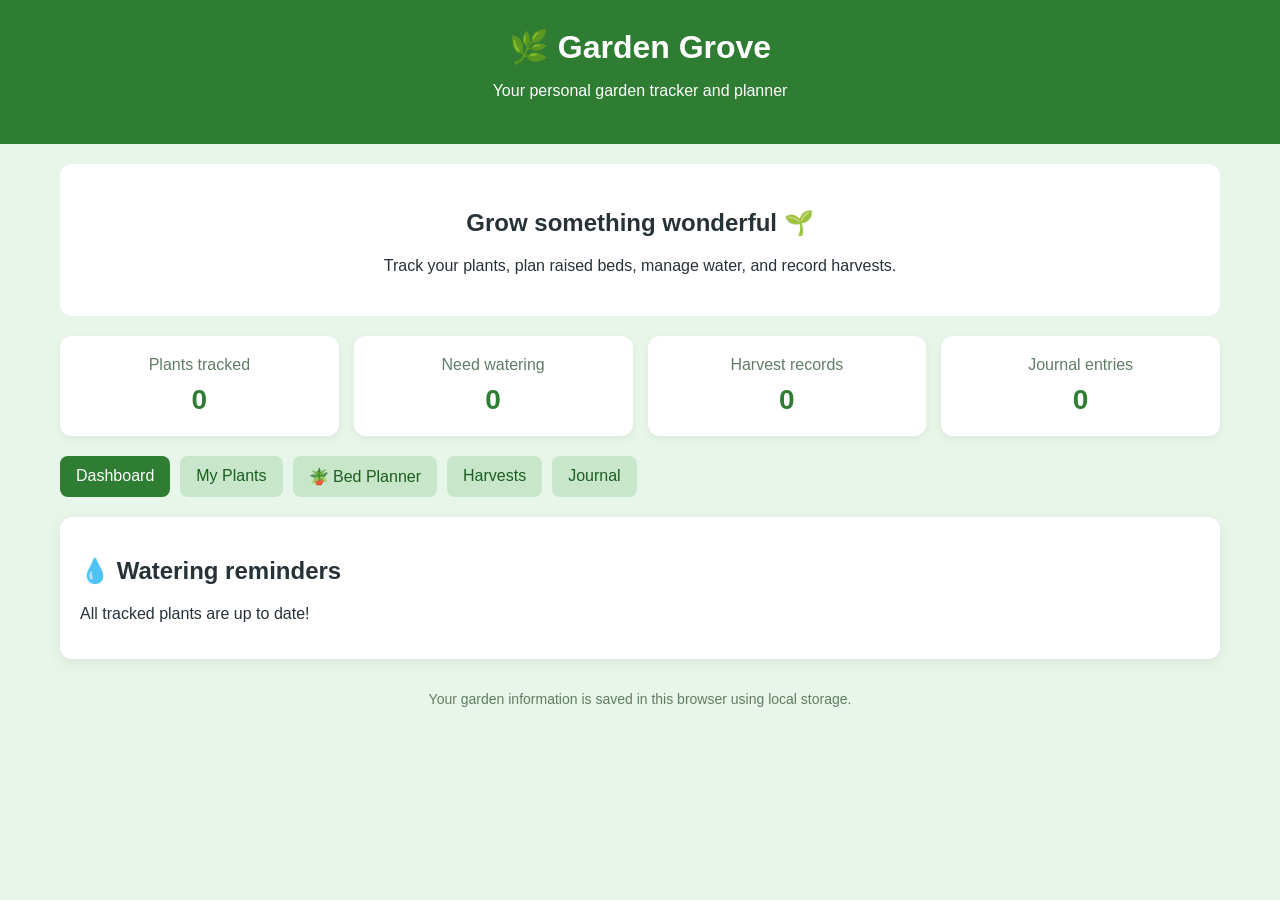
<file: combine/index.html>
<!--and-->
<!--garden-grove
index.html
style.css
script.js-->
<!--how to run your website-->
<!--touch index.html style.css script.js-->
<!--open the site from Git Bash using start index.html-->

<!DOCTYPE html>
<html lang="en">
<head>
  <meta charset="UTF-8">
  <meta name="viewport"
        content="width=device-width, initial-scale=1">

  <title>Garden Grove | Garden Tracker</title>

  <link rel="stylesheet" href="style.css">
  <script src="script.js" defer></script>
</head>

<body>
<header>
<h1>🌿 Garden Grove</h1>
    <p>Your personal garden tracker and planner</p>
</header>
<main>
<div class="hero">
<h2>Grow something wonderful 🌱</h2>
<p>
Track your plants, plan raised beds, manage water, and record harvests.
</p>
</div>
 <!-- Dashboard statistics -->
<div class="stats">
<div class="stat">
<span>Plants tracked</span>
<strong id="plantCount">0</strong>
</div>
<div class="stat">
        <span>Need watering</span>
        <strong id="waterCount">0</strong>
      </div>

      <div class="stat">
        <span>Harvest records</span>
        <strong id="harvestCount">0</strong>
      </div>

      <div class="stat">
        <span>Journal entries</span>
        <strong id="noteCount">0</strong>
</div>
</div>

  <!-- Navigation -->
<nav>
<button class="active" data-tab="dashboard">Dashboard</button>
<button data-tab="plants">My Plants</button>
<button data-tab="planner">🪴 Bed Planner</button>
<button data-tab="harvests">Harvests</button>
<button data-tab="journal">Journal</button>
</nav>

  <!-- Dashboard -->
<section id="dashboard" class="section active">
<div class="panel">
<h2>💧 Watering reminders</h2>
<div id="dueList"></div>
</div>
</section>

    <!-- Plant tracker -->
 <section id="plants" class="section">
      <div class="sectionhead">
        <h2>My Plants</h2>
        <button onclick="openForm('plant')">
          + Add plant
        </button>
      </div>

      <div id="plantCards" class="cards"></div>
    </section>

 <!-- Raised-bed planner -->
<section id="planner" class="section">
<div class="sectionhead">
<div>
          <h2>Interactive Garden Bed Planner</h2>
          <p class="hint">
            Drag vegetables from the Seed Box into
            the garden grid, or click a square to plant.
          </p>
        </div>
<button onclick="openBedForm()">
          + Add raised bed
        </button>
      </div>
<div class="panel tip-panel">
        <strong>🌤️ Minnesota growing tip</strong>
        <p class="hint">
          Tomatoes and peppers are generally
          transplanted outdoors after the danger
          of frost has passed.
        </p>
      </div>
<!-- Gourmet Garden Planner -->
      <div class="planner-layout">
        <aside id="sidebar">
          <h2>🌱 Seed Box</h2>
          <p class="hint">
            Drag a vegetable onto a planting square.
          </p>
 <div class="plant-option"
               draggable="true"
               data-type="rhubarb"
               data-icon="🌿">
            <span>🌿</span>
            <strong>Rhubarb</strong>
          </div>
 <div class="plant-option"
               draggable="true"
               data-type="asparagus"
               data-icon="🎋">
            <span>🎋</span>
            <strong>Asparagus</strong>
          </div>

          <div class="plant-option"
               draggable="true"
               data-type="broccoli"
               data-icon="🥦">
            <span>🥦</span>
            <strong>Broccoli</strong>
          </div>
 <div id="info-box">
            <strong>Planting Tip:</strong>
            <p id="tip-text">
              Select a vegetable to see its
              growing information.
            </p>
          </div>
        </aside>

        <div class="garden-area">
          <h3>My Gourmet Garden</h3>
          <p class="hint">
            Click a planted square to remove its crop.
          </p>
<div class="grid-scroll">
            <div id="garden-grid"></div>
          </div>

          <button id="clearGarden"
                  class="secondary">
            Clear Gourmet Garden
          </button>
        </div>
      </div>

      <!-- Original raised beds -->
      <h2>My Raised Beds</h2>
      <div id="bedCards" class="beds"></div>

</section>
<!-- Harvest tracker -->
    <section id="harvests" class="section">
      <div class="sectionhead">
        <h2>Harvest Log</h2>
        <button onclick="openForm('harvest')">
          + Log harvest
        </button>
      </div>

      <div class="panel" id="harvestList"></div>
    </section>

    <!-- Garden journal -->
    <section id="journal" class="section">
      <div class="sectionhead">
        <h2>Garden Journal</h2>
        <button onclick="openForm('note')">
          + Add note
        </button>
      </div>
 <div class="panel" id="noteList"></div>
    </section>

    <p class="hint storage-note">
      Your garden information is saved in this
      browser using local storage.
    </p>
</main>

<!--dialogs-->

  <!-- Add raised bed dialog -->
<dialog id="bedEditor">
    <h2>Add a raised bed</h2>

    <form id="bedForm">
      <label>
        Bed name
        <input name="name"
               placeholder="South raised bed"
               required>
      </label>
 <label>
        Length (feet)
        <input type="number"
               name="length"
               min="1"
               max="30"
               value="8"
               required>
      </label>

      <label>
        Width (feet)
        <input type="number"
               name="width"
               min="1"
               max="12"
               value="4"
               required>
      </label>
<label>
        Grid columns
        <input type="number"
               name="cols"
               min="1"
               max="8"
               value="4"
               required>
      </label>

      <label>
        Grid rows
        <input type="number"
               name="rows"
               min="1"
               max="8"
               value="2"
               required>
      </label>
 <div class="formactions">
        <button type="button"
                class="secondary"
                onclick="bedEditor.close()">
          Cancel
        </button>

        <button type="submit">Create bed</button>
      </div>
    </form>
  </dialog>

  <!-- Planting zone dialog -->
 <dialog id="plotEditor">
    <h2 id="plotTitle">Plant a zone</h2>

    <form id="plotForm">
      <label>
        Crop
        <select name="crop"
                id="cropSelect"
                required>
        </select>
      </label>
<label>
        Planting date
        <input type="date"
               name="date"
               id="plotDate"
               required>
      </label>

      <p class="hint" id="harvestEstimate"></p>

      <div class="formactions">
        <button type="button"
                class="danger"
                onclick="clearSelectedPlot()">
          Clear zone
        </button>
button type="button"
                class="secondary"
                onclick="plotEditor.close()">
          Cancel
        </button>

        <button type="submit">Save planting</button>
      </div>
    </form>
  </dialog>

  <!-- General entry dialog -->
<dialog id="editor">
    <h2 id="formTitle"></h2>

    <form id="entryForm">
      <div id="fields"></div>

      <div class="formactions">
        <button type="button"
                class="secondary"
                onclick="editor.close()">
          Cancel
        </button>

        <button type="submit">Save</button>
      </div>
    </form>
  </dialog>
</body>
</html>
</file>
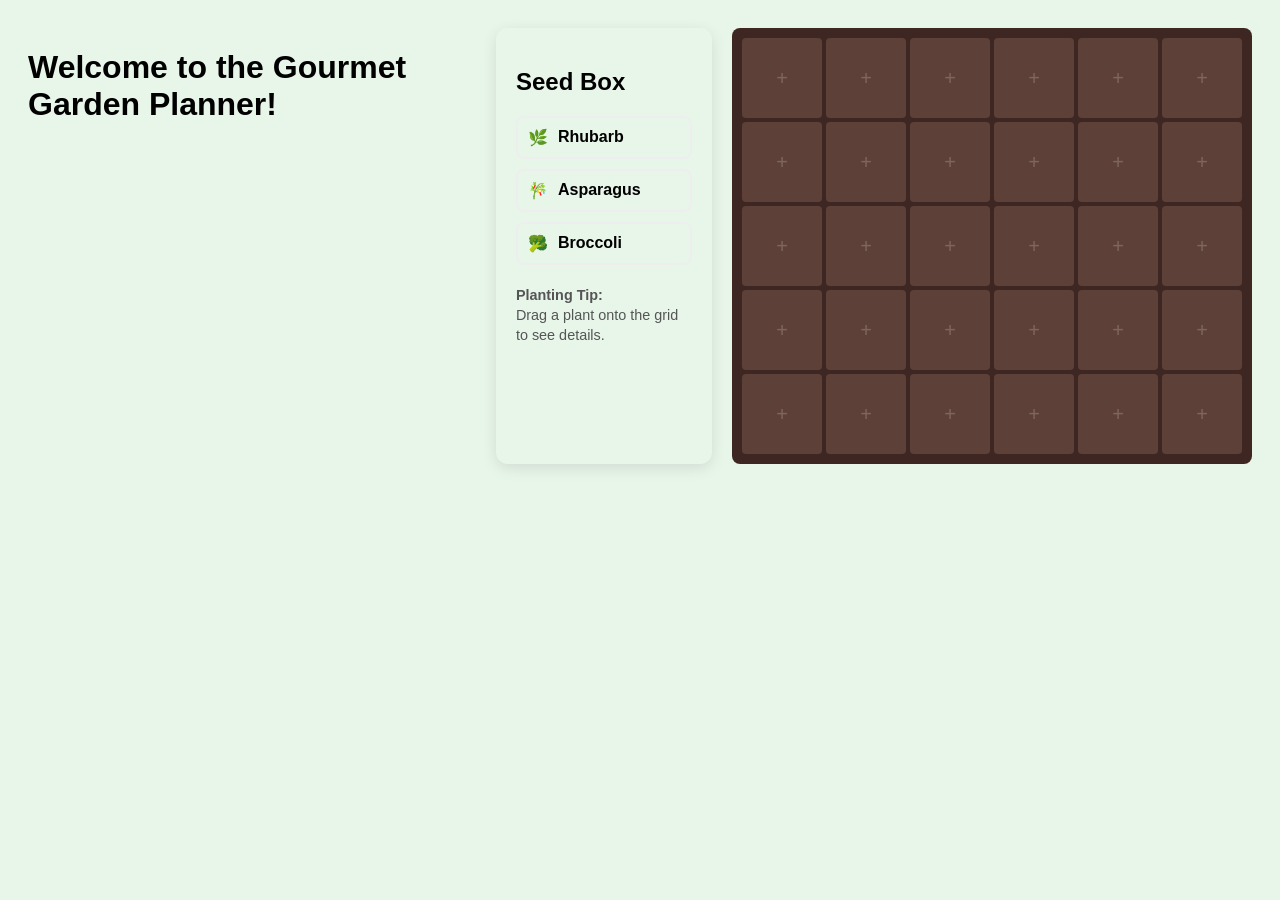
<file: trackerandplanner/index.html>
<!DOCTYPE html>
<html lang="en">
<head>
    <meta charset="UTF-8">
     <title>Gourmet Garden Planner</title>
        <style>
     :root { --soil: #5D4037; --highlight: #FFEB3B; }
        body { font-family: 'Segoe UI', Tahoma, Geneva, Verdana, sans-serif; display: flex; gap: 20px; padding: 20px; background: #e8f5e9; }
        /*Sidebar Styles*/
        #sidebar{width:250px; background: whie; padding:20px; border-radius: 12px; box-shadow: 0 4px 15px rgba(0,0,0,0.1);}
        .plant-option {
            display:flex;align-items: center; gap:10px;
            padding: 10px; margin-bottom: 10px;border: 2px solid #eee;
            border-radius: 8px; cursor:grab; transition:0.3s;
        }
        .plant-option:hover {border-color: #4caf50;background: #f2f8e9;}
        /*Grid Styles*/
        #garden-grid{
            display:grid; grid-template-columns: repeat(6, 80px);
            grid-template-rows: repeat(5, 80px); gap: 4px;
            background: #3e2723; padding: 10px; border-radius: 8px;
        }
        .cell{
            width:80px; height: 80px;background: var(--soil);
            display:flex;align-items: center;justify-content:center;
            font-size:40px;border-radius:4px;cursor:pointer;
        }
        .cell:empty::before{content:'+';color:rgba(255,255,255,0.2);font-size: 20px;}
        #info-box{
            margin-top:20px;font-size: 0.9em;color: #555;line-height:1.4;} 
</style>
    </head>
     <body>
        <h1>
Welcome to the Gourmet Garden Planner!
        </h1>
        <div id="sidebar">
    <h2>Seed Box</h2>
    <div class="plant-option" draggable="true" data-type="rhubarb" data-icon="🌿">
        <span>🌿</span> <strong>Rhubarb</strong>
    </div>
    <div class="plant-option" draggable="true" data-type="asparagus" data-icon="🎋">
        <span>🎋</span> <strong>Asparagus</strong>
    </div>
    <div class="plant-option" draggable="true" data-type="broccoli" data-icon="🥦">
        <span>🥦</span> <strong>Broccoli</strong>
    </div>
    
    <div id="info-box">
        <strong>Planting Tip:</strong><br>
        <span id="tip-text">Drag a plant onto the grid to see details.</span>
    </div>
</div>

<div id="garden-grid" id="grid"></div>
<script>
    const info = {
        rhubarb: "Rhubarb needs lots of space and stays in the ground for years. Keep away from paths!",
        asparagus: "Asparagus takes 2-3 years to establish. Plant in a dedicated permanent bed.",
        broccoli: "Broccoli likes cool weather and firm soil. Watch out for cabbage white butterflies!"
    };

    const grid = document.getElementById('garden-grid');
    const tipText = document.getElementById('tip-text');
    let activePlant = null;

    // Create 30 plots
    for (let i = 0; i < 30; i++) {
        const cell = document.createElement('div');
        cell.className = 'cell';
        cell.ondragover = e => e.preventDefault();
        cell.ondrop = function(e) {
            const type = e.dataTransfer.getData("type");
            const icon = e.dataTransfer.getData("icon");
            this.innerText = icon;
            tipText.innerHTML = `<strong>${type.toUpperCase()}:</strong> ${info[type]}`;
        };
        cell.onclick = function() { this.innerText = ""; };
        grid.appendChild(cell);
    }

    document.querySelectorAll('.plant-option').forEach(item => {
        item.ondragstart = e => {
            e.dataTransfer.setData("type", item.dataset.type);
            e.dataTransfer.setData("icon", item.dataset.icon);
        };
    });
</script>
    </body>
    </html>
</file>
<file: combine/style.css>
:root {
  --green: #2e7d32;
  --light-green: #e8f5e9;
  --soil: #5d4037;
  --dark-soil: #3e2723;
  --white: #ffffff;
  --text: #263238;
}

* {
  box-sizing: border-box;
}

body {
  margin: 0;
  font-family: 'Segoe UI', Tahoma, sans-serif;
  background: var(--light-green);
  color: var(--text);
}

header {
  background: var(--green);
  color: white;
  text-align: center;
  padding: 28px 20px;
}

header h1 {
  margin: 0;
}

main {
  max-width: 1200px;
  margin: auto;
  padding: 20px;
}

.hero {
  background: white;
  padding: 25px;
  border-radius: 12px;
  margin-bottom: 20px;
  text-align: center;
}

.stats {
  display: grid;
  grid-template-columns: repeat(4, 1fr);
  gap: 15px;
  margin-bottom: 20px;
}

.stat {
  background: white;
  padding: 20px;
  border-radius: 12px;
  text-align: center;
  box-shadow: 0 3px 10px rgba(0,0,0,0.06);
}

.stat span {
  display: block;
  color: #607d65;
  margin-bottom: 10px;
}

.stat strong {
  font-size: 28px;
  color: var(--green);
}

nav {
  display: flex;
  flex-wrap: wrap;
  gap: 10px;
  margin-bottom: 20px;
}

button {
  background: var(--green);
  color: white;
  border: none;
  border-radius: 8px;
  padding: 11px 16px;
  cursor: pointer;
  font: inherit;
}

button:hover {
  background: #1b5e20;
}

nav button {
  background: #c8e6c9;
  color: #1b5e20;
}

nav button.active {
  background: var(--green);
  color: white;
}

.section {
  display: none;
}

.section.active {
  display: block;
}

.panel,
.garden-area,
#sidebar,
.card,
.bed-card {
  background: white;
  border-radius: 12px;
  padding: 20px;
  margin-bottom: 20px;
  box-shadow: 0 4px 15px rgba(0,0,0,0.07);
}

.sectionhead {
  display: flex;
  justify-content: space-between;
  align-items: center;
  gap: 15px;
  margin-bottom: 15px;
  flex-wrap: wrap;
}

.hint {
  color: #607d65;
  font-size: 14px;
  line-height: 1.5;
}

.tip-panel {
  background: #fffde7;
}

.cards,
.beds {
  display: grid;
  grid-template-columns:
    repeat(auto-fit, minmax(250px, 1fr));
  gap: 15px;
}

.card h3,
.bed-card h3 {
  margin-top: 0;
}

.secondary {
  background: #e0e0e0;
  color: #333;
}

.secondary:hover {
  background: #bdbdbd;
}

.danger {
  background: #c62828;
}

.danger:hover {
  background: #8e0000;
}

/* Gourmet Garden Planner */

.planner-layout {
  display: grid;
  grid-template-columns: 250px minmax(0, 1fr);
  gap: 20px;
  align-items: start;
}

#sidebar {
  width: 100%;
}

.plant-option {
  display: flex;
  align-items: center;
  gap: 10px;
  padding: 12px;
  margin-bottom: 10px;
  border: 2px solid #eee;
  border-radius: 8px;
  cursor: grab;
  transition: 0.2s;
}

.plant-option span {
  font-size: 26px;
}

.plant-option:hover,
.plant-option.selected {
  border-color: #4caf50;
  background: #f2f8e9;
}

#info-box {
  margin-top: 20px;
  font-size: 14px;
  color: #555;
  line-height: 1.5;
}

.grid-scroll {
  overflow-x: auto;
  padding-bottom: 10px;
}

#garden-grid {
  display: grid;
  grid-template-columns: repeat(6, 80px);
  grid-template-rows: repeat(5, 80px);
  gap: 4px;
  background: var(--dark-soil);
  padding: 10px;
  border-radius: 8px;
  width: max-content;
  margin-bottom: 15px;
}

.cell {
  width: 80px;
  height: 80px;
  background: var(--soil);
  display: flex;
  align-items: center;
  justify-content: center;
  font-size: 40px;
  border: none;
  border-radius: 4px;
  cursor: pointer;
}

.cell:hover {
  outline: 3px solid #ffeb3b;
  background: #795548;
}

.cell:empty::before {
  content: '+';
  color: rgba(255,255,255,0.25);
  font-size: 20px;
}

.cell:focus-visible {
  outline: 3px solid #ffeb3b;
}

/* Raised-bed grids */

.bed-grid {
  display: grid;
  gap: 4px;
  margin: 15px 0;
}

.bed-cell {
  min-height: 65px;
  background: #efebe9;
  border: 1px solid #bcaaa4;
  color: #3e2723;
  padding: 5px;
  overflow-wrap: anywhere;
}

.bed-cell:hover {
  background: #d7ccc8;
}

.bed-cell.planted {
  background: #c8e6c9;
}

.bed-cell span {
  display: block;
  font-size: 12px;
}

/* Forms */

dialog {
  border: none;
  border-radius: 12px;
  padding: 25px;
  width: min(95vw, 450px);
  max-height: 90vh;
  overflow-y: auto;
  box-shadow: 0 10px 40px rgba(0,0,0,0.2);
}

dialog::backdrop {
  background: rgba(0,0,0,0.5);
}

label {
  display: block;
  margin-bottom: 15px;
  font-weight: 600;
}

input,
select,
textarea {
  display: block;
  width: 100%;
  padding: 10px;
  margin-top: 6px;
  border: 1px solid #ccc;
  border-radius: 6px;
  font: inherit;
}

textarea {
  min-height: 100px;
  resize: vertical;
}

.formactions {
  display: flex;
  justify-content: flex-end;
  flex-wrap: wrap;
  gap: 10px;
  margin-top: 20px;
}

.storage-note {
  text-align: center;
  margin-top: 30px;
}

.entry {
  padding: 12px 0;
  border-bottom: 1px solid #eee;
}

.entry:last-child {
  border-bottom: none;
}

.entry button,
.card button,
.bed-card > button {
  margin-top: 8px;
}

@media (max-width: 750px) {
  .stats {
    grid-template-columns: repeat(2, 1fr);
  }

  .planner-layout {
    grid-template-columns: 1fr;
  }
}

@media (max-width: 420px) {
  .stats {
    grid-template-columns: 1fr;
  }

  main {
    padding: 12px;
  }
}
</file>
